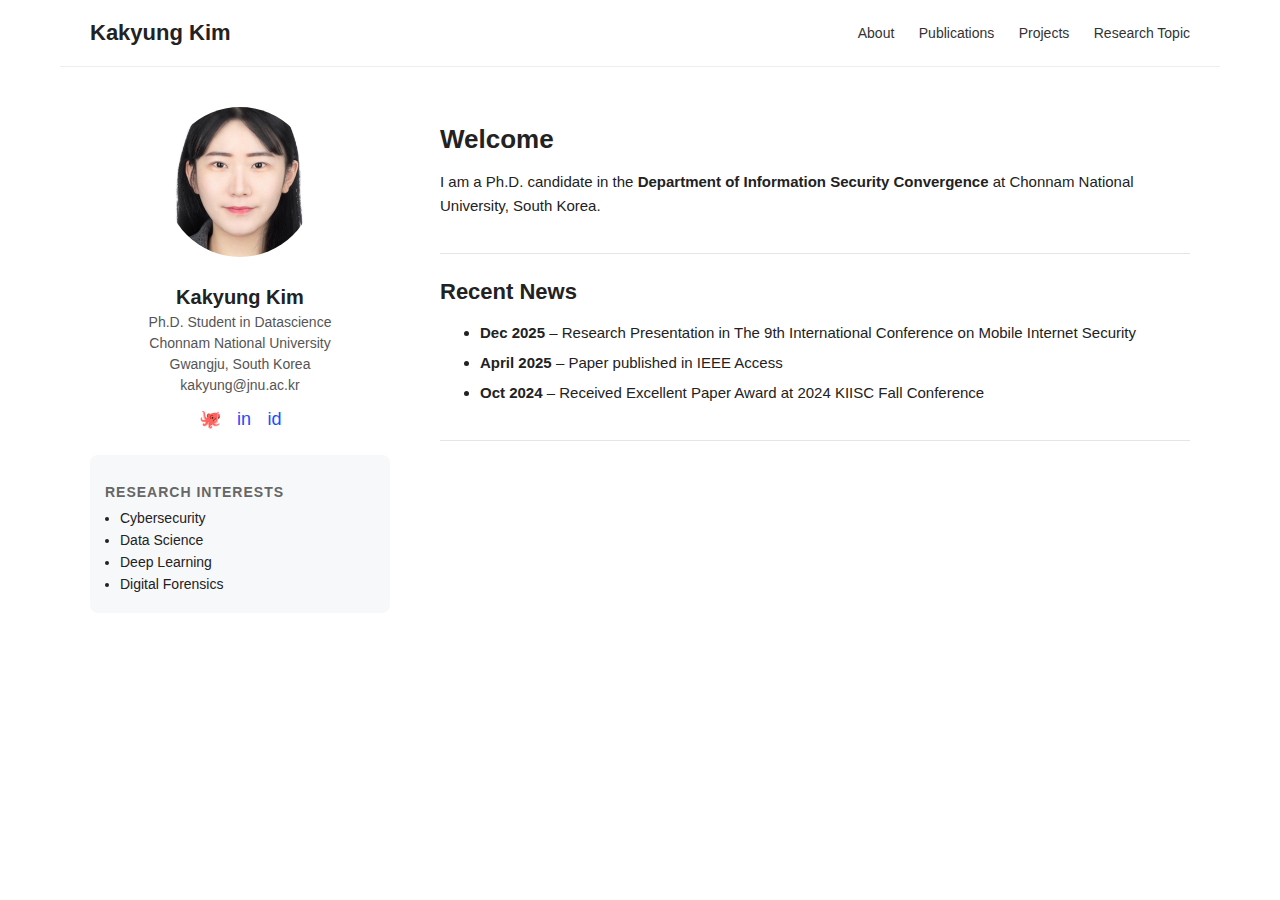
<file: index.html>
<!DOCTYPE html>
<html lang="en">
<head>
  <meta charset="UTF-8" />
  <title>Kakyyung Kim</title>
  <meta name="viewport" content="width=device-width, initial-scale=1.0" />

  <style>
    body {
      margin: 0;
      font-family: -apple-system, BlinkMacSystemFont, "Segoe UI", Roboto, Arial, sans-serif;
      color: #222;
      background: #fff;
    }

    a {
      color: #1a4cff;
      text-decoration: none;
    }

    a:hover {
      text-decoration: underline;
    }

    /* ---------- Header ---------- */
    header {
      max-width: 1100px;
      margin: 0 auto;
      padding: 20px 30px;
      display: flex;
      justify-content: space-between;
      align-items: center;
      border-bottom: 1px solid #eee;
    }

    header .name {
      font-size: 22px;
      font-weight: 600;
    }

    nav a {
      margin-left: 20px;
      font-size: 14px;
      color: #333;
    }

    /* ---------- Layout ---------- */
    .container {
      max-width: 1100px;
      margin: 40px auto;
      padding: 0 30px;
      display: grid;
      grid-template-columns: 300px 1fr;
      gap: 50px;
    }

    /* ---------- Sidebar ---------- */
    .profile {
      text-align: center;
    }

    .profile img {
      width: 150px;
      height: 150px;
      border-radius: 50%;
      object-fit: cover;
      margin-bottom: 15px;
    }

    .profile h2 {
      margin: 10px 0 5px;
      font-size: 20px;
    }

    .profile p {
      margin: 5px 0;
      font-size: 14px;
      color: #555;
    }

    .profile .icons {
      margin: 15px 0;
    }

    .profile .icons a {
      margin: 0 6px;
      font-size: 18px;
    }

    .interests {
      margin-top: 25px;
      text-align: left;
      background: #f7f8fa;
      padding: 15px;
      border-radius: 8px;
    }

    .interests h3 {
      font-size: 14px;
      margin-bottom: 10px;
      letter-spacing: 1px;
      color: #666;
    }

    .interests ul {
      padding-left: 15px;
      margin: 0;
    }

    .interests li {
      font-size: 14px;
      margin-bottom: 6px;
    }

    /* ---------- Main Content ---------- */
    section {
      margin-bottom: 35px;
    }

    section h1 {
      font-size: 26px;
      margin-bottom: 10px;
    }

    section h2 {
      font-size: 22px;
      margin-bottom: 10px;
    }

    section p, section li {
      font-size: 15px;
      line-height: 1.6;
    }

    hr {
      border: none;
      border-top: 1px solid #e5e5e5;
      margin: 25px 0;
    }

    .news li {
      margin-bottom: 6px;
    }

    .pub-title {
      font-weight: 600;
    }

    .pub-item {
      margin-bottom: 12px;
    }
  </style>
</head>

<body>

<header>
  <div class="name">Kakyung Kim</div>
  <nav>
    <a href="index.html">About</a>
    <a href="publication.html">Publications</a>
    <a href="project.html">Projects</a>
    <a href="research.html">Research Topic</a>
  </nav>
</header>

<div class="container">

  <!-- Sidebar -->
  <aside class="profile">
    <img src="profile.jpg" alt="Profile Photo" />

    <h2>Kakyung Kim</h2>
    <p>Ph.D. Student in Datascience</p>
    <p>Chonnam National University</p>
    <p>Gwangju, South Korea</p>
    <p>kakyung@jnu.ac.kr</p>

    <div class="icons">
      <a href="#">🐙</a>
      <a href="#">in</a>
      <a href="#">id</a>
    </div>

    <div class="interests">
      <h3>RESEARCH INTERESTS</h3>
      <ul>
        <li>Cybersecurity</li>
        <li>Data Science</li>
        <li>Deep Learning</li>
        <li>Digital Forensics</li>
      </ul>
    </div>
  </aside>

  <!-- Main -->
  <main>

    <section>
      <h1>Welcome</h1>
      <p>
        I am a Ph.D. candidate in the <b>Department of Information Security
        Convergence</b> at Chonnam National University, South Korea.
      </p>
    </section>

    <hr />

    <section>
      <h2>Recent News</h2>
      <ul class="news">
        <li><b>Dec 2025</b> – Research Presentation in The 9th International Conference on Mobile Internet Security</li>
        <li><b>April 2025</b> – Paper published in IEEE Access</li>
        <li><b>Oct 2024</b> – Received Excellent Paper Award at 2024 KIISC Fall Conference</li>
      </ul>
    </section>

    <hr />
  </main>

</div>

</body>
</html>
</file>
